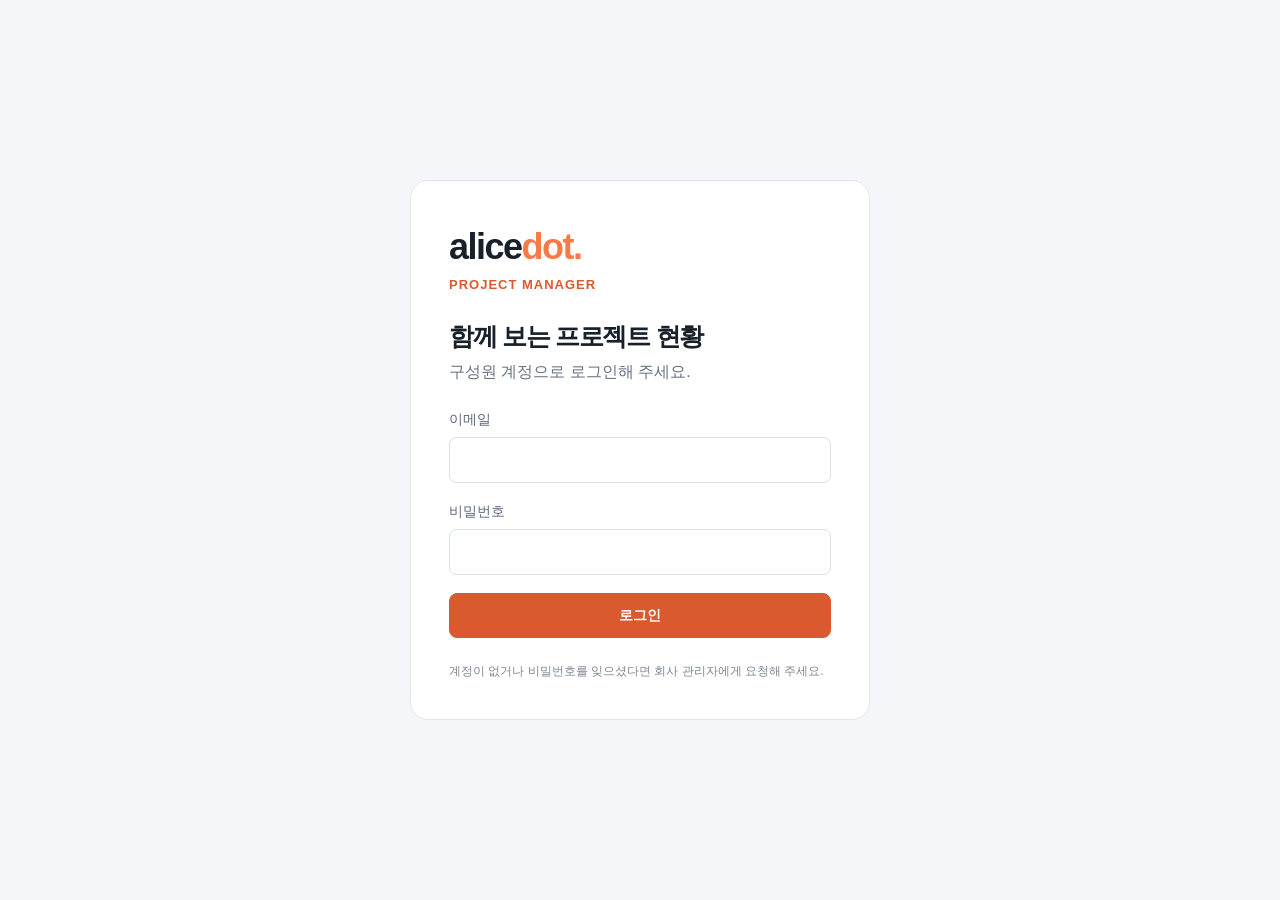
<file: index.html>
<!doctype html><html lang="ko"><head><meta charset="utf-8"><meta name="viewport" content="width=device-width,initial-scale=1"><meta name="referrer" content="no-referrer"><title>AliceDot 프로젝트 관리</title><link rel="stylesheet" href="styles.css"><script src="config.js" defer></script><script src="app.js?v=f8e6d8710780" defer></script></head><body><section id="login-screen" class="login-screen">
<div class="login-card"><div class="brand">alice<span>dot.</span></div><p class="eyebrow">PROJECT MANAGER</p><h1>함께 보는 프로젝트 현황</h1><p>구성원 계정으로 로그인해 주세요.</p>
<div id="setup-notice" class="inline-error" hidden>공유 공간 연결 설정이 필요합니다. 설치 안내의 Supabase 설정을 먼저 완료해 주세요. 실제 자료는 연결 전까지 저장되지 않습니다.</div>
<form id="login-form"><label class="field">이메일<input name="email" type="email" autocomplete="username" required></label><label class="field">비밀번호<input name="password" type="password" autocomplete="current-password" required></label><button class="btn primary" type="submit">로그인</button></form>
<p id="login-error" class="inline-error" role="alert" hidden></p><p class="sub">계정이 없거나 비밀번호를 잊으셨다면 회사 관리자에게 요청해 주세요.</p><a id="demo-link" href="preview.html" hidden>예시 화면 먼저 보기</a></div></section>
<div id="workspace" hidden><aside><div class="brand">alice<span>dot.</span><small>PROJECT MANAGER</small></div><nav class="nav" aria-label="메뉴"><button class="active" data-view="all">프로젝트 현황</button><button data-view="unpaid">미결제 관리</button><button data-view="monthly">월별 매출</button><button data-view="invoice">계산서 관리</button><button data-view="archive">보관함</button></nav><div class="side-footer"><strong>함께 보는 프로젝트 현황</strong>견적부터 입금까지<br>한곳에서 관리하세요.<br><br><strong id="member-name"></strong><button class="btn ghost" id="password-open">비밀번호 변경</button><button class="btn ghost" id="logout">로그아웃</button></div></aside>
<main><header><div><div class="eyebrow">ALICEDOT WORKSPACE</div><h1 id="page-title" tabindex="-1">프로젝트·매출 현황</h1><p>진행 상황과 매출을 한눈에 확인하세요.</p></div><div class="actions"><button class="btn" id="import-open">엑셀 가져오기</button><button class="btn" id="export">CSV 내보내기</button><button class="btn primary" id="add">＋ 새 프로젝트</button></div></header>
<div class="notice shared-notice"><div><strong>앨리스도트 공유 공간</strong><span id="save-status" role="status">자료를 불러오는 중입니다.</span></div><button class="btn" id="refresh">새로고침</button></div><div class="inline-error" id="page-error" role="alert" hidden></div>
<section class="period" aria-label="조회 기간"><label><span class="sr-only">연도</span><select id="year"></select></label><div class="month-buttons" id="months"></div></section>
<section class="cards" id="cards" aria-label="선택 기간 매출 합계"></section>
<section class="overview"><div class="panel" id="monthly-panel"><div class="panel-head"><h2>월별 실매출</h2><small>캔슬 제외 · 단위: 만원</small></div><div class="chart" id="chart"></div></div><div class="panel workload"><h2>진행 상황</h2><div id="workload"></div></div></section>
<section class="panel project-panel"><div class="toolbar"><h2 id="list-title">프로젝트 목록 <small id="total-count"></small></h2><div class="actions"><input class="search" id="search" aria-label="프로젝트 검색" placeholder="프로젝트명, 거래처, 담당자 검색"></div></div><div class="filters" id="filters"></div><div class="table-wrap"><table><thead><tr><th>프로젝트</th><th>거래처</th><th>작업상태</th><th class="num">최초견적</th><th class="num">최종견적</th><th class="num">계산서 발행액</th><th></th></tr></thead><tbody id="rows"></tbody></table></div><div class="table-footer"><span id="result-count"></span><span>금액 단위: 원 · 상태를 선택하면 합계가 자동으로 바뀝니다.</span></div></section>
<p class="footnote">예상매출은 최초견적 전체 합계입니다. 실매출과 미지급금은 캔슬을 제외합니다. 미지급금은 결제완료 전의 최종견적 합계이며, 계산서 발행액은 입력한 발행 금액 합계입니다.<br>합계는 선택한 연도·월을 기준으로 표시합니다. 검색과 상태 필터는 목록에만 적용됩니다. 보관한 프로젝트는 합계에서 제외됩니다.</p><button id="back-to-top" class="back-to-top" type="button" aria-label="페이지 맨 위로 이동" hidden>맨 위로</button></main></div>
<dialog id="editor"><form id="project-form"><div class="dialog-head"><h2 id="dialog-title">새 프로젝트</h2><button class="close" type="button" id="close" aria-label="닫기">×</button></div><input type="hidden" name="id"><div class="form-grid">
<label class="field wide">프로젝트명 *<input name="name" required maxlength="120" placeholder="프로젝트명을 입력하세요"></label>
<label class="field">집계 연도<select name="year"></select></label><label class="field">집계 월<select name="month" id="form-month"></select></label>
<label class="field">대행사<input name="agency" maxlength="120"></label><label class="field">프로덕션<input name="production" maxlength="120"></label>
<label class="field">감독<input name="director" maxlength="80"></label><label class="field">담당 PD<input name="pd" maxlength="80"></label>
<label class="field">최초견적 (원)<input name="initial" type="number" min="0" step="1" placeholder="미정이면 비워두세요"></label><label class="field">최종견적 (원)<input name="final" type="number" min="0" step="1" placeholder="미정이면 비워두세요"></label>
<label class="field">작업상태<select name="status" id="form-status"></select></label><label class="field">등록일<input name="created" type="date" readonly></label>
<label class="field">결제일<input name="paidDate" type="date"></label><label class="field">계산서 발행일<input name="invoiceDate" type="date"></label>
<label class="field">계산서 발행액 (원)<input name="invoiceAmount" type="number" min="0" step="1"></label><label class="field">상호명<input name="company" maxlength="160"></label>
<label class="field wide">메모<textarea name="memo" maxlength="3000" placeholder="견적 협의, 일정, 전달 사항 등을 기록하세요"></textarea></label></div><div id="form-error" class="inline-error" role="alert" hidden></div><div class="dialog-footer"><div class="actions"><button type="button" class="btn" id="history-open">수정 이력</button><button type="button" class="btn" id="archive-project">보관하기</button></div><div class="actions"><button type="button" class="btn" id="cancel">취소</button><button type="submit" class="btn primary" id="save-project">저장하기</button></div></div></form></dialog>
<div class="toast" id="toast" hidden role="status"></div>

<dialog id="history-dialog"><div class="dialog-head"><h2>수정 이력</h2><button type="button" class="close" data-close="history-dialog" aria-label="수정 이력 닫기">×</button></div><div id="history-content" class="dialog-content"></div></dialog>
<dialog id="import-dialog"><div class="dialog-head"><h2>엑셀 가져오기</h2><button type="button" class="close" data-close="import-dialog" aria-label="엑셀 가져오기 닫기">×</button></div><div class="dialog-content"><p>기존 월별 견적서(.xlsx)를 선택해 주세요. 확인 후 저장 버튼을 누르면 공유 공간에 추가됩니다.</p><label class="field">엑셀 파일<input id="import-file" type="file" accept=".xlsx"></label><label class="field">가져올 연도<input id="import-year" type="number" min="2000" max="2100" value="2026"></label><label class="field">시트<select id="import-sheet"></select></label><div class="inline-error" id="import-error" role="alert" hidden></div><div id="import-preview"></div></div><div class="dialog-footer"><small>기존 프로젝트는 덮어쓰지 않습니다.</small><button class="btn primary" id="import-confirm" disabled>공유 공간에 저장</button></div></dialog>
<dialog id="password-dialog"><form id="password-form"><div class="dialog-head"><h2>비밀번호 변경</h2><button type="button" class="close" data-close="password-dialog" aria-label="비밀번호 변경 닫기">×</button></div><div class="dialog-content"><label class="field">현재 비밀번호<input name="current" type="password" autocomplete="current-password" required></label><label class="field">새 비밀번호<input name="next" type="password" autocomplete="new-password" minlength="12" required></label><label class="field">새 비밀번호 확인<input name="confirm" type="password" autocomplete="new-password" minlength="12" required></label><p class="inline-error" id="password-error" role="alert" hidden></p></div><div class="dialog-footer"><button type="submit" class="btn primary">변경하기</button></div></form></dialog>
</body></html>
</file>
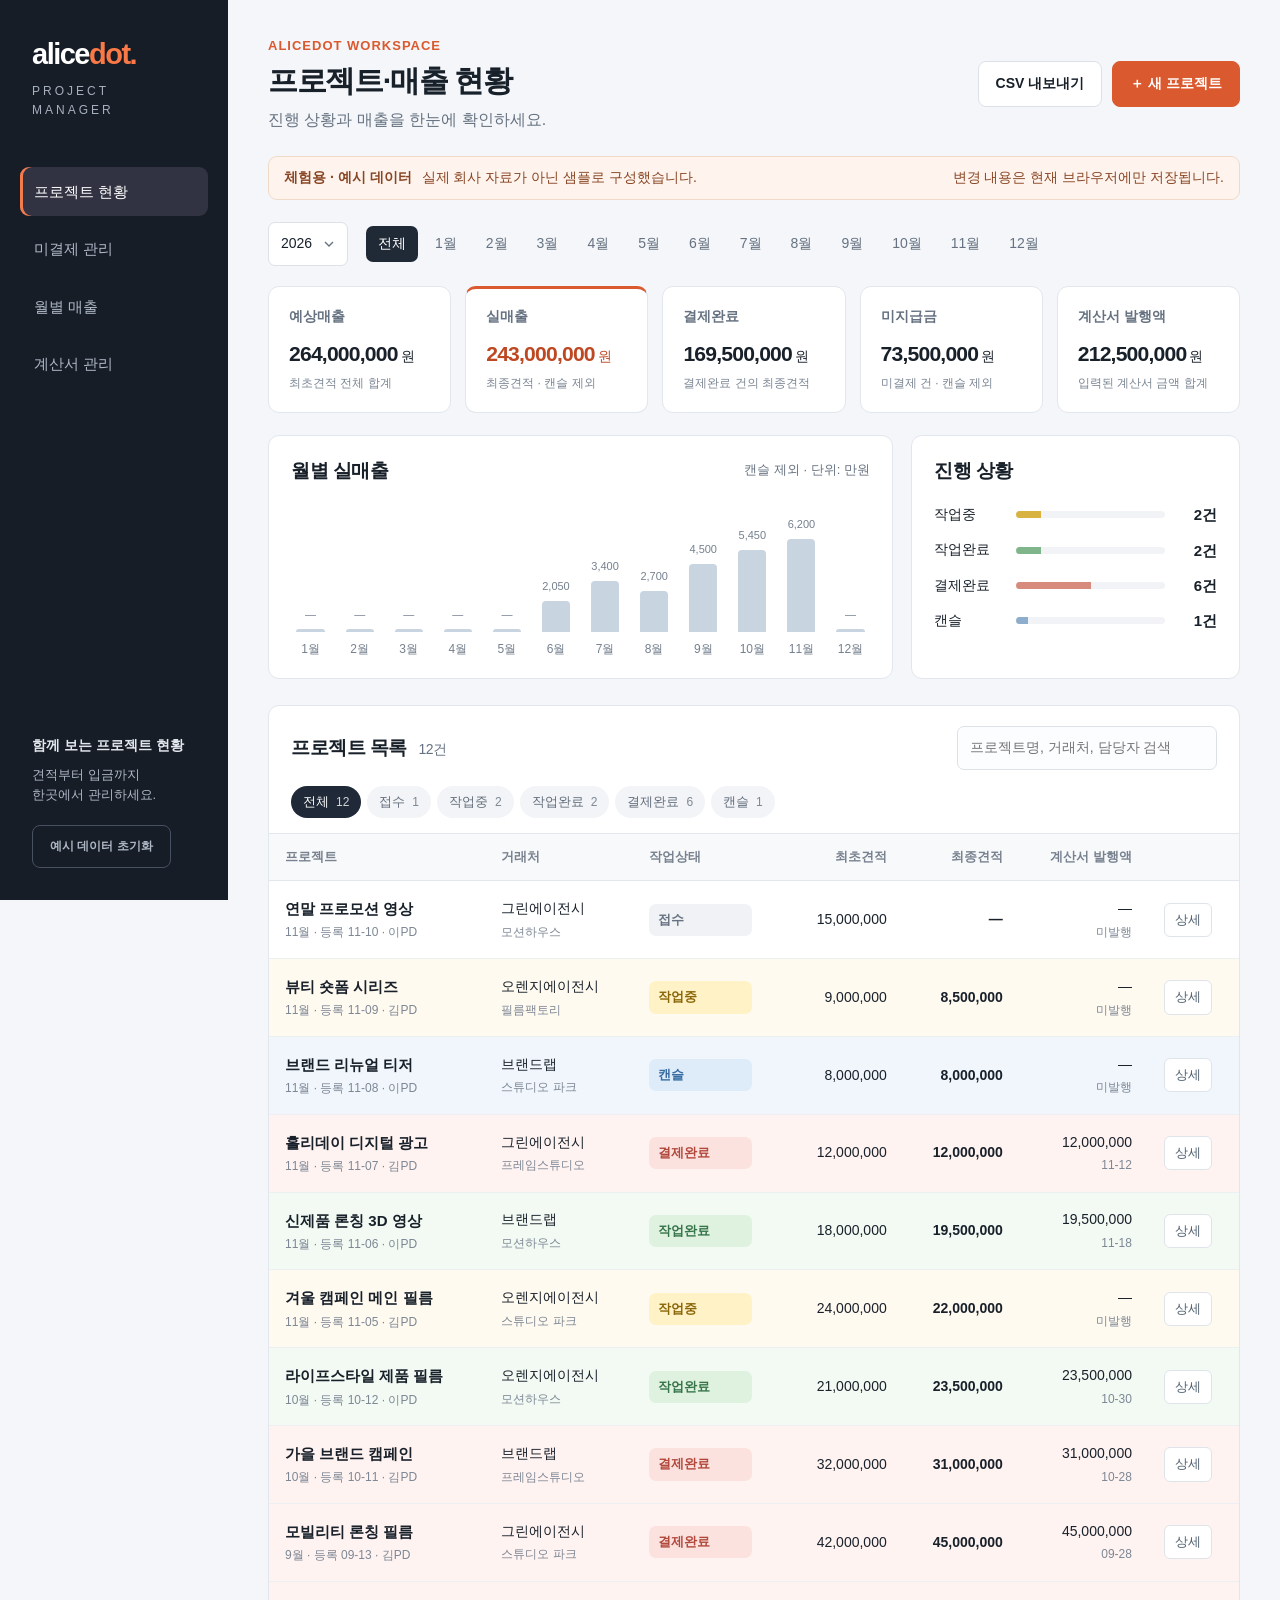
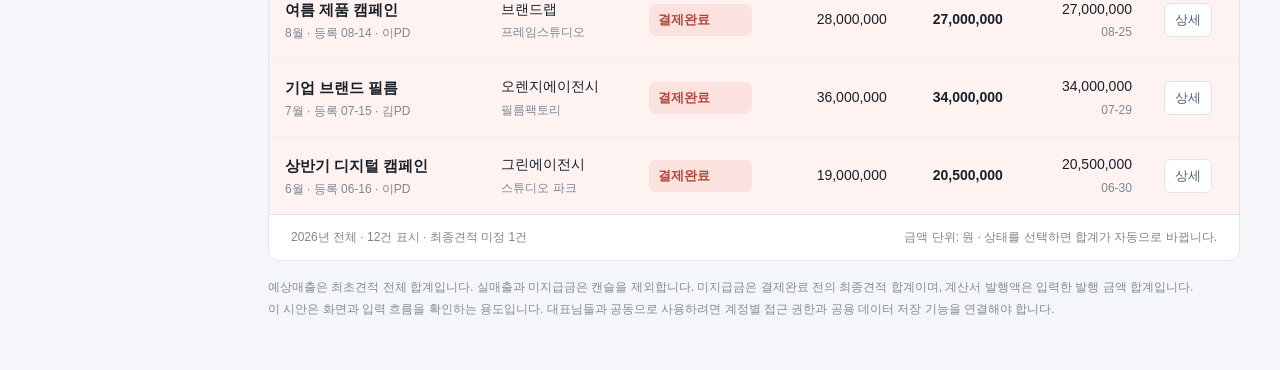
<file: preview.html>
<!doctype html>
<html lang="ko">
<head>
<meta charset="utf-8"><meta name="viewport" content="width=device-width,initial-scale=1">
<title>AliceDot 프로젝트 관리</title>
<style>
:root{--orange:#db592e;--ink:#18202a;--muted:#667281;--line:#e2e7ed;--bg:#f4f6f9;--white:#fff}*{box-sizing:border-box}body{margin:0;background:var(--bg);color:var(--ink);font:16px/1.55 -apple-system,BlinkMacSystemFont,"Segoe UI","Noto Sans KR",Arial,sans-serif}button,input,select,textarea{font:inherit}button{cursor:pointer}button:focus-visible,input:focus-visible,select:focus-visible,a:focus-visible{outline:3px solid #e99272;outline-offset:3px}button{border:0}button:disabled{cursor:default}aside{width:228px;position:fixed;inset:0 auto 0 0;background:#171d26;color:#fff;display:flex;flex-direction:column;padding:32px 20px;z-index:3}.brand{font-size:29px;font-weight:800;letter-spacing:-1.5px;padding:0 12px}.brand span{color:#fa7946}.brand small{display:block;font-size:12px;font-weight:500;letter-spacing:3px;color:#a6b0bf;margin-top:5px}.nav{display:grid;gap:8px;margin-top:48px}.nav button{background:none;color:#aeb8c7;text-align:left;border-radius:9px;padding:13px 14px;font-size:15px}.nav button.active{background:#323342;color:#fff;box-shadow:inset 3px 0 #f47b4e}.nav svg{width:18px;height:18px;vertical-align:-3px;margin-right:12px}.side-footer{margin-top:auto;padding:18px 12px 0;font-size:13px;color:#aeb8c7}.side-footer strong{display:block;font-size:14px;color:#e3e8ee;margin-bottom:8px}main{margin-left:228px;padding:36px 40px 50px;max-width:1900px}.eyebrow{font-size:13px;letter-spacing:1px;font-weight:700;color:var(--orange)}h1{font-size:30px;letter-spacing:-1.3px;margin:5px 0 6px;line-height:1.35}h2{font-size:19px;letter-spacing:-.5px;margin:0}p{margin:0;color:var(--muted)}header{display:flex;justify-content:space-between;align-items:center;gap:20px;margin-bottom:24px}.btn{border-radius:8px;padding:11px 17px;font-size:14px;font-weight:650;background:#fff;border:1px solid #dce1e7;color:var(--ink);white-space:nowrap}.btn:hover{background:#f1f4f8}.btn.primary{background:var(--orange);border-color:var(--orange);color:#fff}.btn.primary:hover{background:#bd4420}.btn.ghost{background:none}.actions{display:flex;gap:10px;align-items:center}.notice{background:#fff4ed;color:#884625;border:1px solid #f1d9c8;border-radius:9px;padding:10px 15px;font-size:14px;margin-bottom:22px;display:flex;justify-content:space-between;gap:12px}.notice strong{margin-right:10px}.period{display:flex;align-items:center;gap:18px;margin-bottom:20px;flex-wrap:wrap}select{appearance:none;background:#fff url("data:image/svg+xml,%3Csvg xmlns='http://www.w3.org/2000/svg' width='16' height='16' viewBox='0 0 24 24'%3E%3Cpath d='m6 9 6 6 6-6' fill='none' stroke='%23667281' stroke-width='2'/%3E%3C/svg%3E") no-repeat right 10px center;padding:10px 34px 10px 12px;border:1px solid #dce1e7;border-radius:7px;color:var(--ink);font-size:14px}.month-buttons{display:flex;gap:5px;flex-wrap:wrap}.month-buttons button{padding:7px 12px;border-radius:7px;background:none;color:#667281;font-size:14px}.month-buttons button.active{background:#202a37;color:#fff}.cards{display:grid;grid-template-columns:repeat(5,minmax(0,1fr));gap:14px;margin-bottom:22px}.card{background:#fff;border:1px solid var(--line);border-radius:11px;padding:19px 20px;min-width:0}.card-label{font-size:14px;color:#667281;font-weight:600}.metric{font-size:clamp(19px,1.65vw,29px);letter-spacing:-.8px;font-weight:750;margin:10px 0 4px;font-variant-numeric:tabular-nums;white-space:nowrap}.metric small{font-size:14px;font-weight:500;letter-spacing:0;margin-left:3px}.card-note{font-size:12px;color:#7a8592}.card.focus{border-top:3px solid var(--orange);padding-top:17px}.card.focus .metric{color:#bd4822}.overview{display:grid;grid-template-columns:1.9fr 1fr;gap:18px;margin-bottom:26px}.panel{background:#fff;border:1px solid var(--line);border-radius:11px}.panel-head{display:flex;justify-content:space-between;gap:10px;align-items:center;padding:20px 22px 0}.panel-head small{font-size:13px;color:var(--muted)}.chart{display:grid;grid-template-columns:repeat(12,minmax(0,1fr));gap:10px;height:155px;margin:18px 22px 20px;align-items:end}.barcol{height:100%;display:flex;flex-direction:column;justify-content:flex-end;align-items:stretch;text-align:center;background:none;padding:0;color:#75808e;min-width:0;font-size:12px}.barvalue{font-size:11px;white-space:nowrap;margin-bottom:6px}.bar{display:block;min-height:3px;border-radius:4px 4px 0 0;background:#c9d4e1;width:72%;margin:0 auto 8px}.barcol.current .bar{background:var(--orange)}.barcol:hover .bar{background:#f4a07b}.workload{padding:20px 22px}.workload h2{margin-bottom:18px}.work-row{display:flex;align-items:center;gap:12px;margin:12px 0;font-size:14px}.track{height:7px;flex:1;background:#f1f3f6;border-radius:5px;overflow:hidden}.track i{display:block;height:100%;background:#d5b140}.work-row strong{min-width:40px;text-align:right;font-size:15px}.work-row .count-label{width:70px}.project-panel{overflow:hidden}.toolbar{display:flex;justify-content:space-between;padding:20px 22px 16px;align-items:center;gap:16px;flex-wrap:wrap}.toolbar h2 small{font-size:14px;color:var(--muted);font-weight:500;margin-left:7px}.search{padding:10px 12px;border:1px solid #dce1e7;border-radius:7px;min-width:260px;font-size:14px;background:#fcfdfe}.filters{display:flex;gap:6px;padding:0 22px 15px;flex-wrap:wrap}.filters button{font-size:13px;border-radius:20px;background:#f2f4f7;color:#626d7b;padding:6px 12px}.filters button.active{background:#1f2937;color:#fff}.filters b{font-size:12px;margin-left:7px;font-weight:500;opacity:.8}.table-wrap{overflow-x:auto}table{border-collapse:collapse;width:100%;white-space:nowrap;font-size:14px}th{background:#f8f9fb;color:#78828f;font-size:13px;font-weight:600;text-align:left;padding:13px 16px;border-top:1px solid var(--line);border-bottom:1px solid var(--line)}td{padding:16px;border-bottom:1px solid #edf0f3;vertical-align:middle}tr:last-child td{border-bottom:0}tbody tr:hover{background:#fbfcfe}.project-name{font-weight:650;font-size:15px}.sub{font-size:12px;color:#7d8794;margin-top:3px}.num{text-align:right;font-variant-numeric:tabular-nums}.badge{font-size:13px;font-weight:600;border-radius:5px;padding:5px 9px;display:inline-block}.status-접수{background:#f0f2f5;color:#667281}.status-작업중{background:#fff2c7;color:#8a6608}.status-작업완료{background:#dff1df;color:#36754a}.status-결제완료{background:#fbe2df;color:#b1483b}.status-캔슬{background:#deecfa;color:#386da2}select.row-status{border:0;padding:6px 26px 6px 9px;font-size:13px;font-weight:650;background-position:right 6px center;width:103px}.edit{border:1px solid #dfe4ea;background:#fff;border-radius:6px;padding:6px 10px;font-size:13px;color:#526170}.empty{text-align:center!important;padding:55px 20px!important;color:#7a8592}.table-footer{border-top:1px solid var(--line);padding:13px 22px;color:#7b8593;font-size:12px;display:flex;justify-content:space-between;gap:16px}.footnote{font-size:12px;color:#838c97;margin-top:16px;line-height:1.8}dialog{border:0;border-radius:14px;padding:0;width:min(700px,94vw);box-shadow:0 24px 80px #10182844;color:var(--ink);max-height:92vh}dialog::backdrop{background:#151c2a77;backdrop-filter:blur(2px)}.dialog-head{padding:24px 28px 17px;border-bottom:1px solid var(--line);display:flex;align-items:center;justify-content:space-between}.close{font-size:25px;background:none;color:#667281;width:35px;height:35px}.form-grid{display:grid;grid-template-columns:1fr 1fr;gap:18px;padding:23px 28px}.field{display:grid;gap:7px;font-size:14px;color:#5e6978}.field input,.field select,.field textarea{border:1px solid #dce1e7;border-radius:7px;padding:10px 12px;color:var(--ink);min-width:0;width:100%;font-size:15px}.field textarea{resize:vertical;min-height:80px}.field.wide{grid-column:1/-1}.field input:read-only{background:#f4f6f8;color:#738090}.dialog-footer{display:flex;justify-content:space-between;padding:16px 28px 24px;align-items:center;gap:15px}.dialog-footer small{font-size:12px;color:#7d8794}.toast{position:fixed;bottom:28px;left:calc(50% + 114px);transform:translateX(-50%);background:#202b38;color:#fff;border-radius:8px;padding:12px 20px;font-size:14px;box-shadow:0 6px 25px #10182822;z-index:20}.sr-only{position:absolute;width:1px;height:1px;padding:0;overflow:hidden;clip:rect(0,0,0,0);white-space:nowrap}
tbody tr.row-작업중{background:#fffaf0}tbody tr.row-작업완료{background:#f2faf3}tbody tr.row-결제완료{background:#fff3f1}tbody tr.row-캔슬{background:#f0f6fc}tbody tr:hover{filter:brightness(.985)}
@media(max-width:1180px){aside{width:190px;padding-inline:14px}main{margin-left:190px;padding:27px 24px}.card{padding:15px 12px}.card.focus{padding-top:13px}.metric{font-size:20px}.month-buttons{gap:2px}.month-buttons button{padding:7px 9px}.overview{grid-template-columns:1.5fr 1fr}.toast{left:calc(50% + 95px)}}
@media(min-width:851px) and (max-width:1050px){.cards{grid-template-columns:repeat(3,minmax(0,1fr))}}
@media(max-width:850px){aside{position:static;width:auto;padding:18px 20px}.brand{font-size:25px;display:flex;align-items:center;gap:4px}.brand small{margin:0 0 0 15px;font-size:10px}.nav{margin-top:18px;display:flex;gap:6px;overflow:auto}.nav button{padding:9px 12px;white-space:nowrap;font-size:14px}.nav svg,.side-footer{display:none}main{margin:0;padding:25px 18px}header{align-items:flex-start}h1{font-size:25px}header p{font-size:14px}.actions{gap:6px}.btn{padding:10px 12px}.cards{grid-template-columns:repeat(2,minmax(0,1fr))}.card:last-child{grid-column:1/-1}.metric{font-size:25px}.overview{grid-template-columns:1fr}.workload{display:none}.notice{display:block}.notice span{display:block;margin-top:3px;font-size:12px}.chart{gap:4px;margin-inline:14px}.barvalue{font-size:9px}.toolbar{padding:18px 16px}.search{min-width:0;width:100%}.toolbar .actions{width:100%}.filters{padding-inline:16px}.form-grid{padding:20px;gap:13px}.dialog-head{padding:20px}.dialog-footer{padding:15px 20px;flex-wrap:wrap}.toast{left:50%;max-width:90%;width:max-content}.table-footer{padding:13px 16px}.table-footer span:last-child{display:none}}
@media(max-width:620px){header{flex-direction:column}header>.actions{width:100%}header>.actions .btn{flex:1}.form-grid{grid-template-columns:1fr}}
</style></head>
<body>
<aside><div class="brand">alice<span>dot.</span><small>PROJECT MANAGER</small></div><nav class="nav" aria-label="메뉴"><button class="active" data-view="all">프로젝트 현황</button><button data-view="unpaid">미결제 관리</button><button data-view="monthly">월별 매출</button><button data-view="invoice">계산서 관리</button></nav><div class="side-footer"><strong>함께 보는 프로젝트 현황</strong>견적부터 입금까지<br>한곳에서 관리하세요.<br><br><button class="btn ghost" id="reset" style="color:#aeb8c7;border-color:#465161;font-size:12px">예시 데이터 초기화</button></div></aside>
<main><header><div><div class="eyebrow">ALICEDOT WORKSPACE</div><h1 id="page-title">프로젝트·매출 현황</h1><p>진행 상황과 매출을 한눈에 확인하세요.</p></div><div class="actions"><button class="btn" id="export">CSV 내보내기</button><button class="btn primary" id="add">＋ 새 프로젝트</button></div></header>
<div class="notice"><div><strong>체험용 · 예시 데이터</strong>실제 회사 자료가 아닌 샘플로 구성했습니다.</div><span id="save-status">변경 내용은 현재 브라우저에만 저장됩니다.</span></div>
<section class="period" aria-label="조회 기간"><label><span class="sr-only">연도</span><select id="year"><option>2026</option><option>2027</option></select></label><div class="month-buttons" id="months"></div></section>
<section class="cards" id="cards" aria-label="선택 기간 매출 합계"></section>
<section class="overview"><div class="panel" id="monthly-panel"><div class="panel-head"><h2>월별 실매출</h2><small>캔슬 제외 · 단위: 만원</small></div><div class="chart" id="chart"></div></div><div class="panel workload"><h2>진행 상황</h2><div id="workload"></div></div></section>
<section class="panel project-panel"><div class="toolbar"><h2 id="list-title">프로젝트 목록 <small id="total-count"></small></h2><div class="actions"><input class="search" id="search" aria-label="프로젝트 검색" placeholder="프로젝트명, 거래처, 담당자 검색"></div></div><div class="filters" id="filters"></div><div class="table-wrap"><table><thead><tr><th>프로젝트</th><th>거래처</th><th>작업상태</th><th class="num">최초견적</th><th class="num">최종견적</th><th class="num">계산서 발행액</th><th></th></tr></thead><tbody id="rows"></tbody></table></div><div class="table-footer"><span id="result-count"></span><span>금액 단위: 원 · 상태를 선택하면 합계가 자동으로 바뀝니다.</span></div></section>
<p class="footnote">예상매출은 최초견적 전체 합계입니다. 실매출과 미지급금은 캔슬을 제외합니다. 미지급금은 결제완료 전의 최종견적 합계이며, 계산서 발행액은 입력한 발행 금액 합계입니다.<br>이 시안은 화면과 입력 흐름을 확인하는 용도입니다. 대표님들과 공동으로 사용하려면 계정별 접근 권한과 공용 데이터 저장 기능을 연결해야 합니다.</p></main>
<dialog id="editor"><form id="project-form"><div class="dialog-head"><h2 id="dialog-title">새 프로젝트</h2><button class="close" type="button" id="close" aria-label="닫기">×</button></div><input type="hidden" name="id"><div class="form-grid">
<label class="field wide">프로젝트명 *<input name="name" required maxlength="120" placeholder="프로젝트명을 입력하세요"></label>
<label class="field">집계 연도<select name="year"><option>2026</option><option>2027</option></select></label><label class="field">집계 월<select name="month" id="form-month"></select></label>
<label class="field">대행사<input name="agency" maxlength="120"></label><label class="field">프로덕션<input name="production" maxlength="120"></label>
<label class="field">감독<input name="director" maxlength="80"></label><label class="field">담당 PD<input name="pd" maxlength="80"></label>
<label class="field">최초견적 (원)<input name="initial" type="number" min="0" step="1" placeholder="미정이면 비워두세요"></label><label class="field">최종견적 (원)<input name="final" type="number" min="0" step="1" placeholder="미정이면 비워두세요"></label>
<label class="field">작업상태<select name="status" id="form-status"></select></label><label class="field">최초 등록일<input name="created" type="date" readonly></label>
<label class="field">결제일<input name="paidDate" type="date"></label><label class="field">계산서 발행일<input name="invoiceDate" type="date"></label>
<label class="field">계산서 발행액 (원)<input name="invoiceAmount" type="number" min="0" step="1"></label><label class="field">상호명<input name="company" maxlength="160"></label>
<label class="field wide">메모<textarea name="memo" maxlength="3000" placeholder="견적 협의, 일정, 전달 사항 등을 기록하세요"></textarea></label></div><div class="dialog-footer"><small>등록일은 처음 저장한 날짜로 유지됩니다.</small><div class="actions"><button type="button" class="btn" id="cancel">취소</button><button type="submit" class="btn primary">저장하기</button></div></div></form></dialog>
<div class="toast" id="toast" hidden role="status"></div>
<script>
'use strict';
const STORAGE_KEY='alicedot-demo-v1';
const statuses=['접수','작업중','작업완료','결제완료','캔슬'];
const esc=x=>String(x??'').replace(/[&<>"']/g,c=>({'&':'&amp;','<':'&lt;','>':'&gt;','"':'&quot;',"'":'&#39;'}[c]));
const $=s=>document.querySelector(s);
const won=n=>Number(n||0).toLocaleString('ko-KR');
const displayMoney=n=>n===null||n===''||n===undefined?'—':won(n);
const today=()=>{const a=new Intl.DateTimeFormat('en-CA',{timeZone:'Asia/Seoul',year:'numeric',month:'2-digit',day:'2-digit'}).formatToParts(new Date());return ['year','month','day'].map(k=>a.find(x=>x.type===k).value).join('-');};
const seed=[
 ['d01',11,'겨울 캠페인 메인 필름','오렌지에이전시','스튜디오 파크','작업중',24000000,22000000,0,''],
 ['d02',11,'신제품 론칭 3D 영상','브랜드랩','모션하우스','작업완료',18000000,19500000,19500000,'2026-11-18'],
 ['d03',11,'홀리데이 디지털 광고','그린에이전시','프레임스튜디오','결제완료',12000000,12000000,12000000,'2026-11-12'],
 ['d04',11,'브랜드 리뉴얼 티저','브랜드랩','스튜디오 파크','캔슬',8000000,8000000,0,''],
 ['d05',11,'뷰티 숏폼 시리즈','오렌지에이전시','필름팩토리','작업중',9000000,8500000,0,''],
 ['d06',11,'연말 프로모션 영상','그린에이전시','모션하우스','접수',15000000,null,0,''],
 ['d07',10,'가을 브랜드 캠페인','브랜드랩','프레임스튜디오','결제완료',32000000,31000000,31000000,'2026-10-28'],
 ['d08',10,'라이프스타일 제품 필름','오렌지에이전시','모션하우스','작업완료',21000000,23500000,23500000,'2026-10-30'],
 ['d09',9,'모빌리티 론칭 필름','그린에이전시','스튜디오 파크','결제완료',42000000,45000000,45000000,'2026-09-28'],
 ['d10',8,'여름 제품 캠페인','브랜드랩','프레임스튜디오','결제완료',28000000,27000000,27000000,'2026-08-25'],
 ['d11',7,'기업 브랜드 필름','오렌지에이전시','필름팩토리','결제완료',36000000,34000000,34000000,'2026-07-29'],
 ['d12',6,'상반기 디지털 캠페인','그린에이전시','스튜디오 파크','결제완료',19000000,20500000,20500000,'2026-06-30']
].map(([id,month,name,agency,production,status,initial,final,invoiceAmount,invoiceDate],i)=>({id,year:2026,month,name,agency,production,status,initial,final,invoiceAmount,invoiceDate,created:`2026-${String(month).padStart(2,'0')}-${String(5+i%15).padStart(2,'0')}`,paidDate:status==='결제완료'?invoiceDate:'',director:['김감독','이감독','박감독'][i%3],pd:['김PD','이PD'][i%2],company:production,memo:'화면 확인을 위한 예시 프로젝트입니다.'}));
let projects,storageAvailable=true;
try{const saved=localStorage.getItem(STORAGE_KEY);projects=saved?JSON.parse(saved):structuredClone(seed);if(!Array.isArray(projects))throw Error('Invalid data');}catch(err){projects=structuredClone(seed);storageAvailable=false;}
let state={year:2026,month:0,status:'전체',view:'all',query:''};
function save(){try{localStorage.setItem(STORAGE_KEY,JSON.stringify(projects));storageAvailable=true;}catch(err){storageAvailable=false;}$('#save-status').textContent=storageAvailable?'변경 내용은 현재 브라우저에만 저장됩니다.':'브라우저 저장이 제한되어 있습니다. 창을 닫기 전에 CSV로 내보내 주세요.';}
function notify(message){$('#toast').textContent=message;$('#toast').hidden=false;clearTimeout(notify.timer);notify.timer=setTimeout(()=>$('#toast').hidden=true,2800);}
function scoped(){return projects.filter(p=>p.year===state.year&&(!state.month||p.month===state.month));}
function isUnpaid(p){return !['결제완료','캔슬'].includes(p.status);}
function metrics(list){const active=list.filter(p=>p.status!=='캔슬');return {initial:list.reduce((n,p)=>n+(p.initial||0),0),final:active.reduce((n,p)=>n+(p.final||0),0),paid:active.filter(p=>p.status==='결제완료').reduce((n,p)=>n+(p.final||0),0),unpaid:active.filter(isUnpaid).reduce((n,p)=>n+(p.final||0),0),invoice:list.reduce((n,p)=>n+(p.invoiceAmount||0),0)};}
function beforeStatus(){return scoped().filter(p=>(state.view!=='unpaid'||isUnpaid(p))&&(state.view!=='invoice'||p.invoiceDate||p.invoiceAmount>0)&&(!state.query||[p.name,p.agency,p.production,p.director,p.pd,p.company].join(' ').toLowerCase().includes(state.query)));}
function visible(){return beforeStatus().filter(p=>state.status==='전체'||p.status===state.status).sort((a,b)=>b.month-a.month||b.created.localeCompare(a.created)||a.id.localeCompare(b.id));}
function render(){
 $('#page-title').textContent=({all:'프로젝트·매출 현황',unpaid:'미결제 관리',monthly:'월별 매출 현황',invoice:'계산서 관리'})[state.view];
 document.querySelectorAll('[data-view]').forEach(b=>b.classList.toggle('active',b.dataset.view===state.view));
 $('#months').innerHTML=[0,...Array.from({length:12},(_,i)=>i+1)].map(m=>`<button type="button" data-month="${m}" class="${m===state.month?'active':''}">${m?m+'월':'전체'}</button>`).join('');
 const list=scoped(), m=metrics(list), blankFinal=list.filter(p=>p.status!=='캔슬'&&p.final===null).length;
 const cards=[['예상매출',m.initial,'최초견적 전체 합계'],['실매출',m.final,'최종견적 · 캔슬 제외'],['결제완료',m.paid,'결제완료 건의 최종견적'],['미지급금',m.unpaid,'미결제 건 · 캔슬 제외'],['계산서 발행액',m.invoice,'입력된 계산서 금액 합계']];
 $('#cards').innerHTML=cards.map(([label,value,note],i)=>`<div class="card ${i===1?'focus':''}"><div class="card-label">${label}</div><div class="metric">${won(value)}<small>원</small></div><div class="card-note">${note}</div></div>`).join('');
 const amounts=Array.from({length:12},(_,i)=>metrics(projects.filter(p=>p.year===state.year&&p.month===i+1)).final),max=Math.max(...amounts,1);
 $('#chart').innerHTML=amounts.map((v,i)=>`<button type="button" class="barcol ${state.month===i+1?'current':''}" data-month="${i+1}" aria-label="${i+1}월 실매출 ${won(v)}원"><span class="barvalue">${v?won(Math.round(v/10000)):'—'}</span><i class="bar" style="height:${Math.max(3,v/max*93)}px"></i><span>${i+1}월</span></button>`).join('');
 $('#workload').innerHTML=['작업중','작업완료','결제완료','캔슬'].map((s,i)=>{const count=list.filter(p=>p.status===s).length;return `<div class="work-row"><span class="count-label">${s}</span><span class="track"><i style="width:${count/Math.max(1,list.length)*100}%;background:${['#d8b341','#80b58c','#d78b7c','#8caecc'][i]}"></i></span><strong>${count}건</strong></div>`;}).join('');
 const base=beforeStatus();$('#total-count').textContent=`${base.length}건`;
 $('#filters').innerHTML=['전체',...statuses].map(s=>`<button type="button" data-status="${s}" class="${s===state.status?'active':''}">${s}<b>${s==='전체'?base.length:base.filter(p=>p.status===s).length}</b></button>`).join('');
 const rows=visible();
 $('#rows').innerHTML=rows.length?rows.map(p=>`<tr class="row-${esc(p.status)}"><td><div class="project-name">${esc(p.name)}</div><div class="sub">${p.month}월 · 등록 ${esc(p.created.slice(5))} · ${esc(p.pd||'담당 미지정')}</div></td><td>${esc(p.agency||'—')}<div class="sub">${esc(p.production)}</div></td><td><select class="row-status status-${esc(p.status)}" data-id="${esc(p.id)}" aria-label="${esc(p.name)} 작업상태">${statuses.map(s=>`<option ${p.status===s?'selected':''}>${s}</option>`).join('')}</select></td><td class="num">${displayMoney(p.initial)}</td><td class="num"><strong>${displayMoney(p.final)}</strong></td><td class="num">${p.invoiceAmount?won(p.invoiceAmount):'—'}<div class="sub">${p.invoiceDate?esc(p.invoiceDate.slice(5)):p.invoiceAmount?'발행일 미입력':'미발행'}</div></td><td><button class="edit" data-edit="${esc(p.id)}" aria-label="${esc(p.name)} 상세 수정">상세</button></td></tr>`).join(''):'<tr><td colspan="7" class="empty">조건에 맞는 프로젝트가 없습니다. 다른 월이나 상태를 선택해 주세요.</td></tr>';
 $('#result-count').textContent=`${state.year}년 ${state.month?state.month+'월':'전체'} · ${rows.length}건 표시${blankFinal?' · 최종견적 미정 '+blankFinal+'건':''}`;
 if(!storageAvailable)$('#save-status').textContent='브라우저 저장이 제한되어 있습니다. 창을 닫기 전에 CSV로 내보내 주세요.';
}
$('#form-month').innerHTML=Array.from({length:12},(_,i)=>`<option value="${i+1}">${i+1}월</option>`).join('');$('#form-status').innerHTML=statuses.map(s=>`<option>${s}</option>`).join('');
function openEditor(id){const p=projects.find(p=>p.id===id), f=$('#project-form');f.reset();const blank={id:'',name:'',year:state.year,month:state.month||Number(today().slice(5,7)),status:'접수',created:today()};for(const [k,val] of Object.entries(p||blank)){if(f.elements.namedItem(k))f.elements.namedItem(k).value=val??'';}$('#dialog-title').textContent=p?'프로젝트 상세':'새 프로젝트';$('#editor').showModal();f.elements.namedItem('name').focus();}
$('#add').addEventListener('click',()=>openEditor());for(const id of ['close','cancel'])$('#'+id).addEventListener('click',()=>$('#editor').close());
$('#project-form').addEventListener('submit',e=>{e.preventDefault();const f=new FormData(e.target),id=String(f.get('id')),existing=projects.find(p=>p.id===id),p={};for(const [k,val] of f)p[k]=String(val).trim();p.year=Number(p.year);p.month=Number(p.month);for(const k of ['initial','final','invoiceAmount'])p[k]=p[k]===''?null:Number(p[k]);p.id=existing?existing.id:(crypto.randomUUID?crypto.randomUUID():'p'+Date.now());p.created=existing?existing.created:today();if(!p.name){notify('프로젝트명을 입력해 주세요.');return;}if(existing)projects=projects.map(x=>x.id===id?p:x);else projects.push(p);save();$('#editor').close();state.year=p.year;state.month=p.month;state.status='전체';state.view='all';state.query='';$('#year').value=state.year;$('#search').value='';render();notify('프로젝트를 저장했습니다.');});
document.addEventListener('click',e=>{const month=e.target.closest('[data-month]'),status=e.target.closest('[data-status]'),edit=e.target.closest('[data-edit]'),view=e.target.closest('[data-view]');if(month){state.month=Number(month.dataset.month);render();}if(status){state.status=status.dataset.status;render();}if(edit)openEditor(edit.dataset.edit);if(view){state.view=view.dataset.view;state.status='전체';render();if(state.view==='monthly')$('#monthly-panel').scrollIntoView({behavior:'smooth',block:'center'});}});
$('#rows').addEventListener('change',e=>{if(!e.target.matches('.row-status'))return;const p=projects.find(x=>x.id===e.target.dataset.id);if(!p)return;p.status=e.target.value;save();render();notify('작업상태와 합계가 반영되었습니다.');});
$('#year').addEventListener('change',e=>{state.year=Number(e.target.value);render();});$('#search').addEventListener('input',e=>{state.query=e.target.value.trim().toLowerCase();render();});
$('#export').addEventListener('click',()=>{const cols=[['year','연도'],['month','월'],['created','등록일'],['name','프로젝트명'],['agency','대행사'],['production','프로덕션'],['director','감독'],['pd','담당PD'],['status','작업상태'],['initial','최초견적'],['final','최종견적'],['paidDate','결제일'],['invoiceDate','계산서 발행일'],['invoiceAmount','계산서 금액'],['company','상호명'],['memo','메모']];const quote=x=>'"'+String(typeof x==='string'&&/^[=+@-]/.test(x)?"'"+x:x??'').replace(/"/g,'""')+'"';const csv='\uFEFF'+[cols.map(x=>quote(x[1])).join(','),...visible().map(p=>cols.map(([k])=>quote(p[k])).join(','))].join('\r\n');const url=URL.createObjectURL(new Blob([csv],{type:'text/csv;charset=utf-8'})),a=document.createElement('a');a.href=url;a.download=`alicedot-demo-${state.year}-${state.month||'all'}.csv`;a.click();setTimeout(()=>URL.revokeObjectURL(url),1000);notify('현재 조회된 프로젝트를 내보냈습니다.');});
$('#reset').addEventListener('click',()=>{if(!confirm('이 브라우저에서 수정한 체험용 데이터를 지우고 초기 예시로 되돌릴까요?'))return;projects=structuredClone(seed);state={year:2026,month:0,status:'전체',view:'all',query:''};$('#search').value='';$('#year').value='2026';save();render();notify('예시 데이터로 초기화했습니다.');});
render();
</script></body></html>
</file>
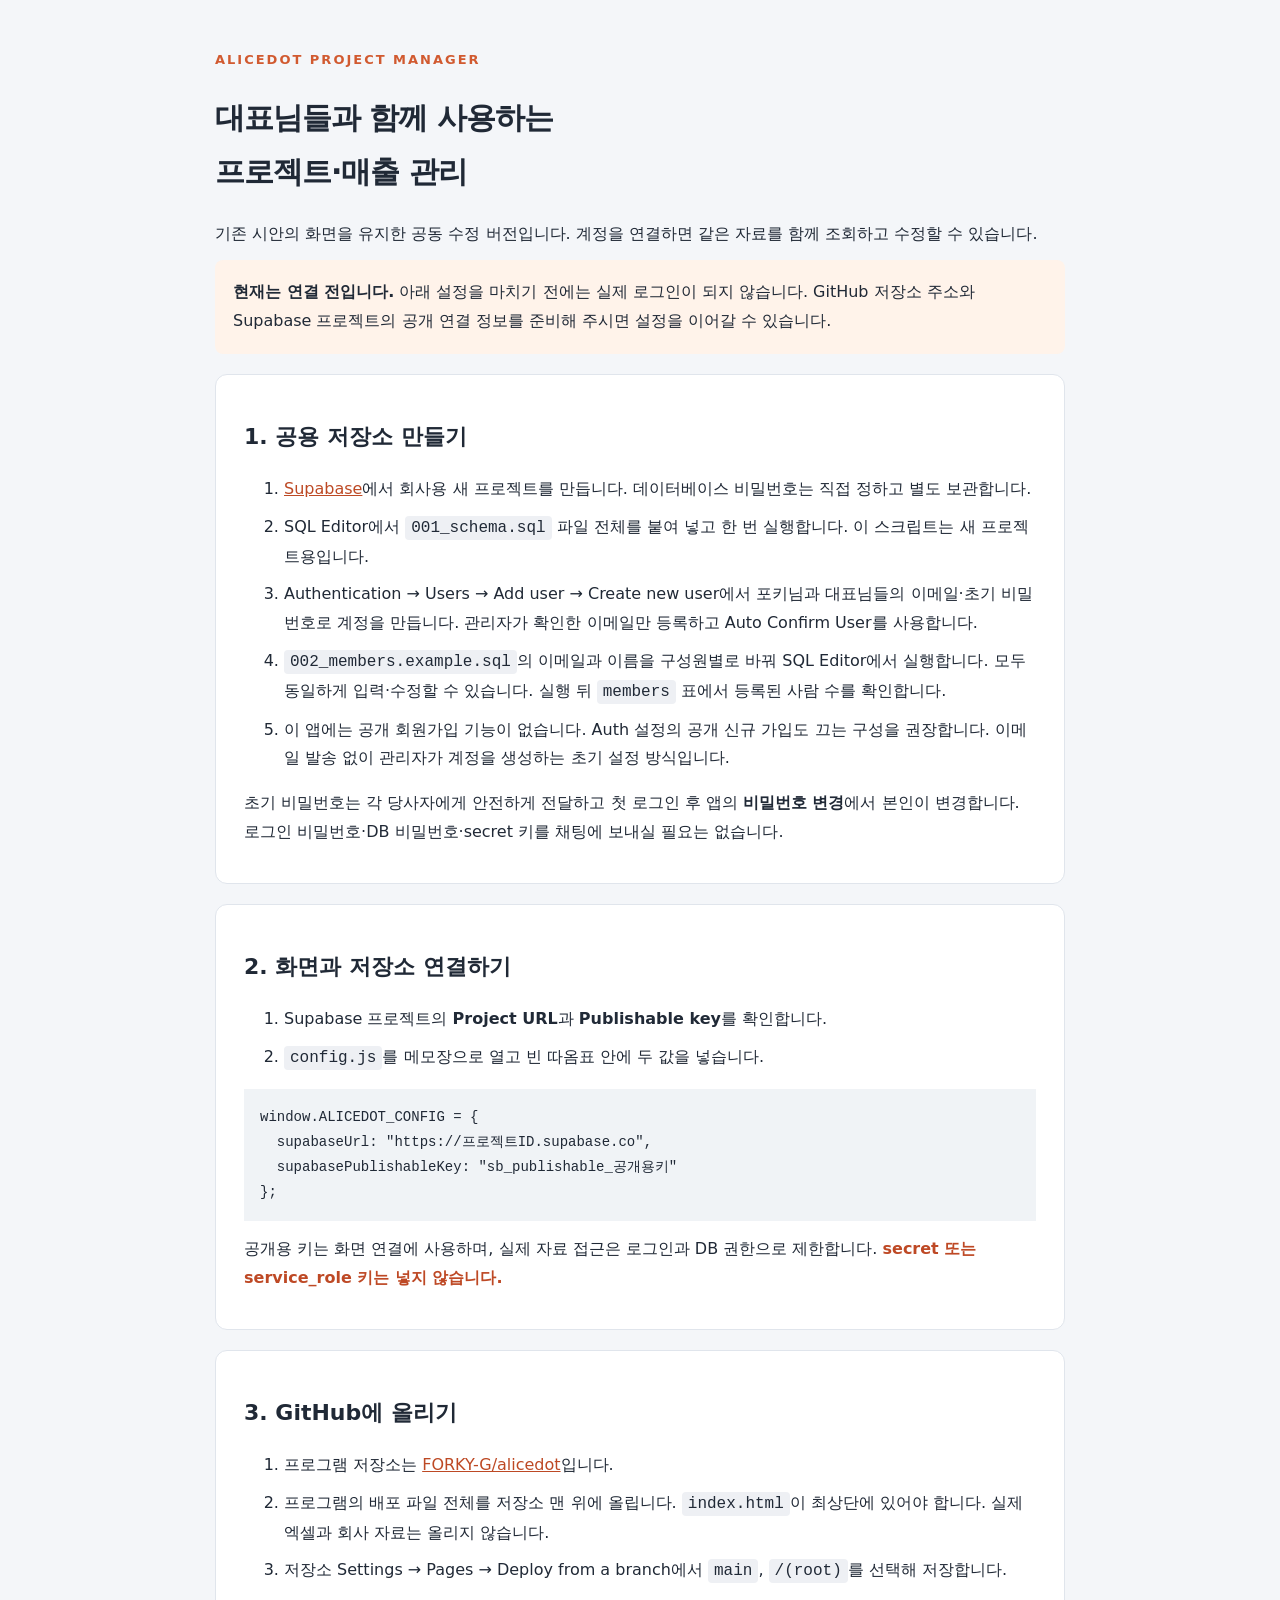
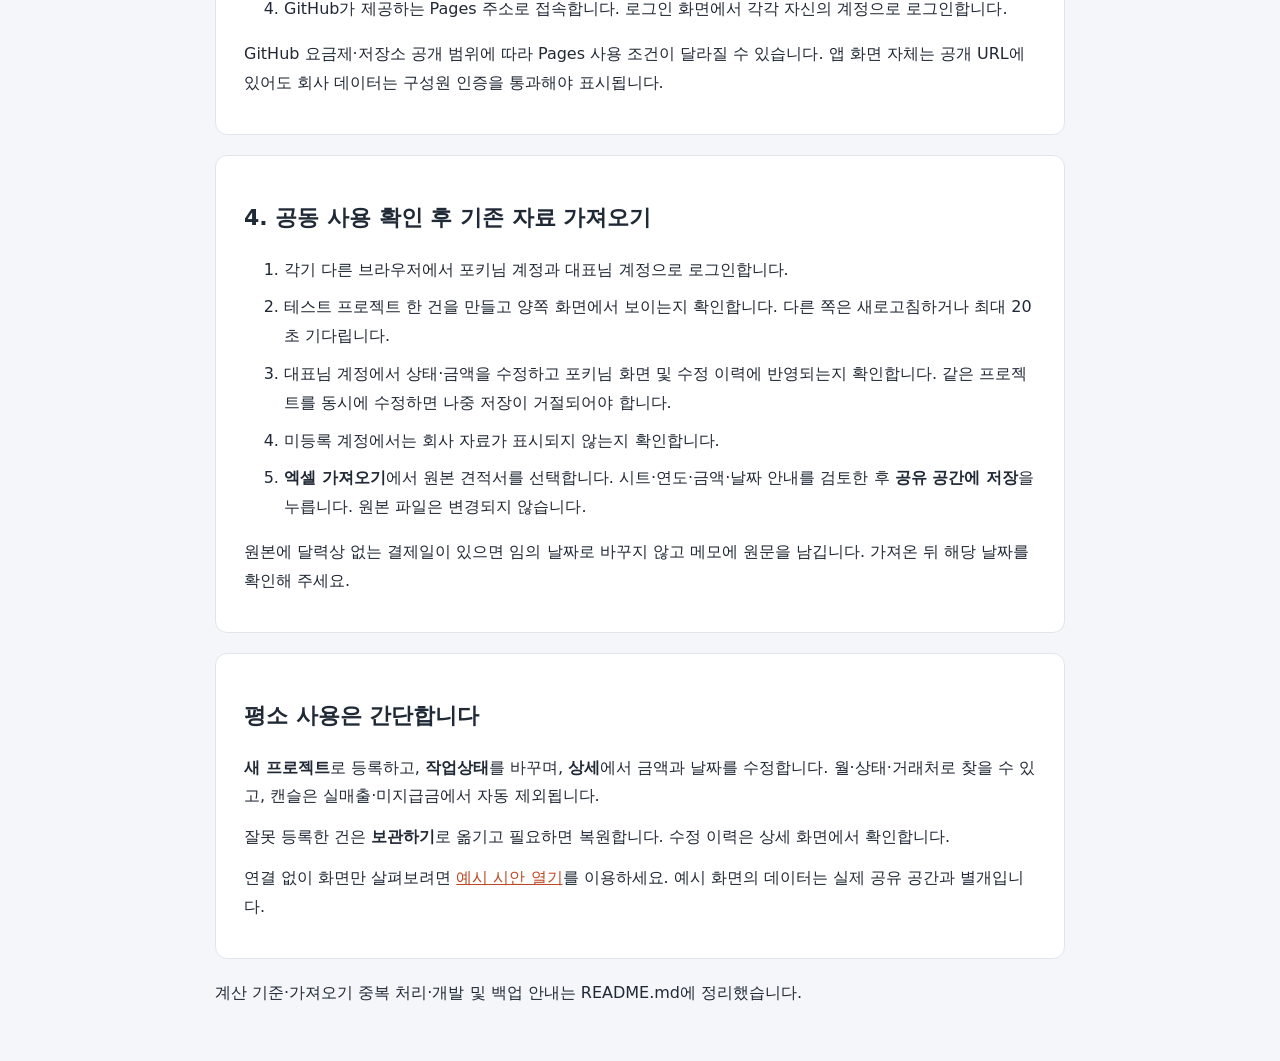
<file: START_HERE.html>
<!doctype html><html lang="ko"><meta charset="utf-8"><meta name="viewport" content="width=device-width,initial-scale=1"><title>앨리스도트 · 공동 수정 버전 설치</title><style>body{font:16px/1.8 system-ui,sans-serif;background:#f4f6f9;color:#202936;margin:0}main{max-width:850px;margin:auto;padding:48px 24px}h1{font-size:30px;letter-spacing:-1px}h2{font-size:22px}section{background:white;border:1px solid #e0e5ec;border-radius:12px;padding:24px 28px;margin:20px 0}strong{color:#be4925}code{background:#eef0f4;padding:3px 6px;border-radius:4px}li{margin:9px 0}a{color:#bd4924}p{margin:12px 0}.tag{font-size:13px;font-weight:bold;color:#d15a30;letter-spacing:2px}.note{background:#fff3ea;padding:18px;border-radius:8px}pre{white-space:pre-wrap;word-break:break-all;background:#f0f3f6;padding:16px;font-size:14px}</style><main><div class="tag">ALICEDOT PROJECT MANAGER</div><h1>대표님들과 함께 사용하는<br>프로젝트·매출 관리</h1><p>기존 시안의 화면을 유지한 공동 수정 버전입니다. 계정을 연결하면 같은 자료를 함께 조회하고 수정할 수 있습니다.</p><div class="note"><b>현재는 연결 전입니다.</b> 아래 설정을 마치기 전에는 실제 로그인이 되지 않습니다. GitHub 저장소 주소와 Supabase 프로젝트의 공개 연결 정보를 준비해 주시면 설정을 이어갈 수 있습니다.</div>
<section><h2>1. 공용 저장소 만들기</h2><ol><li><a href="https://supabase.com/dashboard">Supabase</a>에서 회사용 새 프로젝트를 만듭니다. 데이터베이스 비밀번호는 직접 정하고 별도 보관합니다.</li><li>SQL Editor에서 <code>001_schema.sql</code> 파일 전체를 붙여 넣고 한 번 실행합니다. 이 스크립트는 새 프로젝트용입니다.</li><li>Authentication → Users → Add user → Create new user에서 포키님과 대표님들의 이메일·초기 비밀번호로 계정을 만듭니다. 관리자가 확인한 이메일만 등록하고 Auto Confirm User를 사용합니다.</li><li><code>002_members.example.sql</code>의 이메일과 이름을 구성원별로 바꿔 SQL Editor에서 실행합니다. 모두 동일하게 입력·수정할 수 있습니다. 실행 뒤 <code>members</code> 표에서 등록된 사람 수를 확인합니다.</li><li>이 앱에는 공개 회원가입 기능이 없습니다. Auth 설정의 공개 신규 가입도 끄는 구성을 권장합니다. 이메일 발송 없이 관리자가 계정을 생성하는 초기 설정 방식입니다.</li></ol><p>초기 비밀번호는 각 당사자에게 안전하게 전달하고 첫 로그인 후 앱의 <b>비밀번호 변경</b>에서 본인이 변경합니다. 로그인 비밀번호·DB 비밀번호·secret 키를 채팅에 보내실 필요는 없습니다.</p></section>
<section><h2>2. 화면과 저장소 연결하기</h2><ol><li>Supabase 프로젝트의 <b>Project URL</b>과 <b>Publishable key</b>를 확인합니다.</li><li><code>config.js</code>를 메모장으로 열고 빈 따옴표 안에 두 값을 넣습니다.</li></ol><pre>window.ALICEDOT_CONFIG = {
  supabaseUrl: "https://프로젝트ID.supabase.co",
  supabasePublishableKey: "sb_publishable_공개용키"
};</pre><p>공개용 키는 화면 연결에 사용하며, 실제 자료 접근은 로그인과 DB 권한으로 제한합니다. <strong>secret 또는 service_role 키는 넣지 않습니다.</strong></p></section>
<section><h2>3. GitHub에 올리기</h2><ol><li>프로그램 저장소는 <a href="https://github.com/FORKY-G/alicedot">FORKY-G/alicedot</a>입니다.</li><li>프로그램의 배포 파일 전체를 저장소 맨 위에 올립니다. <code>index.html</code>이 최상단에 있어야 합니다. 실제 엑셀과 회사 자료는 올리지 않습니다.</li><li>저장소 Settings → Pages → Deploy from a branch에서 <code>main</code>, <code>/(root)</code>를 선택해 저장합니다.</li><li>GitHub가 제공하는 Pages 주소로 접속합니다. 로그인 화면에서 각각 자신의 계정으로 로그인합니다.</li></ol><p>GitHub 요금제·저장소 공개 범위에 따라 Pages 사용 조건이 달라질 수 있습니다. 앱 화면 자체는 공개 URL에 있어도 회사 데이터는 구성원 인증을 통과해야 표시됩니다.</p></section>
<section><h2>4. 공동 사용 확인 후 기존 자료 가져오기</h2><ol><li>각기 다른 브라우저에서 포키님 계정과 대표님 계정으로 로그인합니다.</li><li>테스트 프로젝트 한 건을 만들고 양쪽 화면에서 보이는지 확인합니다. 다른 쪽은 새로고침하거나 최대 20초 기다립니다.</li><li>대표님 계정에서 상태·금액을 수정하고 포키님 화면 및 수정 이력에 반영되는지 확인합니다. 같은 프로젝트를 동시에 수정하면 나중 저장이 거절되어야 합니다.</li><li>미등록 계정에서는 회사 자료가 표시되지 않는지 확인합니다.</li><li><b>엑셀 가져오기</b>에서 원본 견적서를 선택합니다. 시트·연도·금액·날짜 안내를 검토한 후 <b>공유 공간에 저장</b>을 누릅니다. 원본 파일은 변경되지 않습니다.</li></ol><p>원본에 달력상 없는 결제일이 있으면 임의 날짜로 바꾸지 않고 메모에 원문을 남깁니다. 가져온 뒤 해당 날짜를 확인해 주세요.</p></section>
<section><h2>평소 사용은 간단합니다</h2><p><b>새 프로젝트</b>로 등록하고, <b>작업상태</b>를 바꾸며, <b>상세</b>에서 금액과 날짜를 수정합니다. 월·상태·거래처로 찾을 수 있고, 캔슬은 실매출·미지급금에서 자동 제외됩니다.</p><p>잘못 등록한 건은 <b>보관하기</b>로 옮기고 필요하면 복원합니다. 수정 이력은 상세 화면에서 확인합니다.</p><p>연결 없이 화면만 살펴보려면 <a href="preview.html">예시 시안 열기</a>를 이용하세요. 예시 화면의 데이터는 실제 공유 공간과 별개입니다.</p></section><p>계산 기준·가져오기 중복 처리·개발 및 백업 안내는 README.md에 정리했습니다.</p></main></html>
</file>
<file: styles.css>
:root{--orange:#db592e;--ink:#18202a;--muted:#667281;--line:#e2e7ed;--bg:#f4f6f9;--white:#fff}*{box-sizing:border-box}body{margin:0;background:var(--bg);color:var(--ink);font:16px/1.55 -apple-system,BlinkMacSystemFont,"Segoe UI","Noto Sans KR",Arial,sans-serif}button,input,select,textarea{font:inherit}button{cursor:pointer}button:focus-visible,input:focus-visible,select:focus-visible,a:focus-visible{outline:3px solid #e99272;outline-offset:3px}button{border:0}button:disabled{cursor:default}aside{width:228px;position:fixed;inset:0 auto 0 0;background:#171d26;color:#fff;display:flex;flex-direction:column;padding:32px 20px;z-index:3}.brand{font-size:29px;font-weight:800;letter-spacing:-1.5px;padding:0 12px}.brand span{color:#fa7946}.brand small{display:block;font-size:12px;font-weight:500;letter-spacing:3px;color:#a6b0bf;margin-top:5px}.nav{display:grid;gap:8px;margin-top:48px}.nav button{background:none;color:#aeb8c7;text-align:left;border-radius:9px;padding:13px 14px;font-size:15px}.nav button.active{background:#323342;color:#fff;box-shadow:inset 3px 0 #f47b4e}.nav svg{width:18px;height:18px;vertical-align:-3px;margin-right:12px}.side-footer{margin-top:auto;padding:18px 12px 0;font-size:13px;color:#aeb8c7}.side-footer strong{display:block;font-size:14px;color:#e3e8ee;margin-bottom:8px}main{margin-left:228px;padding:36px 40px 50px;max-width:1900px}.eyebrow{font-size:13px;letter-spacing:1px;font-weight:700;color:var(--orange)}h1{font-size:30px;letter-spacing:-1.3px;margin:5px 0 6px;line-height:1.35}h2{font-size:19px;letter-spacing:-.5px;margin:0}p{margin:0;color:var(--muted)}header{display:flex;justify-content:space-between;align-items:center;gap:20px;margin-bottom:24px}.btn{border-radius:8px;padding:11px 17px;font-size:14px;font-weight:650;background:#fff;border:1px solid #dce1e7;color:var(--ink);white-space:nowrap}.btn:hover{background:#f1f4f8}.btn.primary{background:var(--orange);border-color:var(--orange);color:#fff}.btn.primary:hover{background:#bd4420}.btn.ghost{background:none}.actions{display:flex;gap:10px;align-items:center}.notice{background:#fff4ed;color:#884625;border:1px solid #f1d9c8;border-radius:9px;padding:10px 15px;font-size:14px;margin-bottom:22px;display:flex;justify-content:space-between;gap:12px}.notice strong{margin-right:10px}.period{display:flex;align-items:center;gap:18px;margin-bottom:20px;flex-wrap:wrap}select{appearance:none;background:#fff url("data:image/svg+xml,%3Csvg xmlns='http://www.w3.org/2000/svg' width='16' height='16' viewBox='0 0 24 24'%3E%3Cpath d='m6 9 6 6 6-6' fill='none' stroke='%23667281' stroke-width='2'/%3E%3C/svg%3E") no-repeat right 10px center;padding:10px 34px 10px 12px;border:1px solid #dce1e7;border-radius:7px;color:var(--ink);font-size:14px}.month-buttons{display:flex;gap:5px;flex-wrap:wrap}.month-buttons button{padding:7px 12px;border-radius:7px;background:none;color:#667281;font-size:14px}.month-buttons button.active{background:#202a37;color:#fff}.cards{display:grid;grid-template-columns:repeat(5,minmax(0,1fr));gap:14px;margin-bottom:22px}.card{background:#fff;border:1px solid var(--line);border-radius:11px;padding:19px 20px;min-width:0}.card-label{font-size:14px;color:#667281;font-weight:600}.metric{font-size:clamp(19px,1.65vw,29px);letter-spacing:-.8px;font-weight:750;margin:10px 0 4px;font-variant-numeric:tabular-nums;white-space:nowrap}.metric small{font-size:14px;font-weight:500;letter-spacing:0;margin-left:3px}.card-note{font-size:12px;color:#7a8592}.card.focus{border-top:3px solid var(--orange);padding-top:17px}.card.focus .metric{color:#bd4822}.overview{display:grid;grid-template-columns:1.9fr 1fr;gap:18px;margin-bottom:26px}.panel{background:#fff;border:1px solid var(--line);border-radius:11px}.panel-head{display:flex;justify-content:space-between;gap:10px;align-items:center;padding:20px 22px 0}.panel-head small{font-size:13px;color:var(--muted)}.chart{display:grid;grid-template-columns:repeat(12,minmax(0,1fr));gap:10px;height:155px;margin:18px 22px 20px;align-items:end}.barcol{height:100%;display:flex;flex-direction:column;justify-content:flex-end;align-items:stretch;text-align:center;background:none;padding:0;color:#75808e;min-width:0;font-size:12px}.barvalue{font-size:11px;white-space:nowrap;margin-bottom:6px}.bar{display:block;min-height:3px;border-radius:4px 4px 0 0;background:#c9d4e1;width:72%;margin:0 auto 8px}.barcol.current .bar{background:var(--orange)}.barcol:hover .bar{background:#f4a07b}.workload{padding:20px 22px}.workload h2{margin-bottom:18px}.work-row{display:flex;align-items:center;gap:12px;margin:12px 0;font-size:14px}.track{height:7px;flex:1;background:#f1f3f6;border-radius:5px;overflow:hidden}.track i{display:block;height:100%;background:#d5b140}.work-row strong{min-width:40px;text-align:right;font-size:15px}.work-row .count-label{width:70px}.project-panel{overflow:hidden}.toolbar{display:flex;justify-content:space-between;padding:20px 22px 16px;align-items:center;gap:16px;flex-wrap:wrap}.toolbar h2 small{font-size:14px;color:var(--muted);font-weight:500;margin-left:7px}.search{padding:10px 12px;border:1px solid #dce1e7;border-radius:7px;min-width:260px;font-size:14px;background:#fcfdfe}.filters{display:flex;gap:6px;padding:0 22px 15px;flex-wrap:wrap}.filters button{font-size:13px;border-radius:20px;background:#f2f4f7;color:#626d7b;padding:6px 12px}.filters button.active{background:#1f2937;color:#fff}.filters b{font-size:12px;margin-left:7px;font-weight:500;opacity:.8}.table-wrap{overflow-x:auto}table{border-collapse:collapse;width:100%;white-space:nowrap;font-size:14px}th{background:#f8f9fb;color:#78828f;font-size:13px;font-weight:600;text-align:left;padding:13px 16px;border-top:1px solid var(--line);border-bottom:1px solid var(--line)}td{padding:16px;border-bottom:1px solid #edf0f3;vertical-align:middle}tr:last-child td{border-bottom:0}tbody tr:hover{background:#fbfcfe}.project-name{font-weight:650;font-size:15px}.sub{font-size:12px;color:#7d8794;margin-top:3px}.num{text-align:right;font-variant-numeric:tabular-nums}.badge{font-size:13px;font-weight:600;border-radius:5px;padding:5px 9px;display:inline-block}.status-접수{background:#f0f2f5;color:#667281}.status-작업중{background:#fff2c7;color:#8a6608}.status-작업완료{background:#dff1df;color:#36754a}.status-결제완료{background:#fbe2df;color:#b1483b}.status-캔슬{background:#deecfa;color:#386da2}select.row-status{border:0;padding:6px 26px 6px 9px;font-size:13px;font-weight:650;background-position:right 6px center;width:103px}.edit{border:1px solid #dfe4ea;background:#fff;border-radius:6px;padding:6px 10px;font-size:13px;color:#526170}.empty{text-align:center!important;padding:55px 20px!important;color:#7a8592}.table-footer{border-top:1px solid var(--line);padding:13px 22px;color:#7b8593;font-size:12px;display:flex;justify-content:space-between;gap:16px}.footnote{font-size:12px;color:#838c97;margin-top:16px;line-height:1.8}dialog{border:0;border-radius:14px;padding:0;width:min(700px,94vw);box-shadow:0 24px 80px #10182844;color:var(--ink);max-height:92vh}dialog::backdrop{background:#151c2a77;backdrop-filter:blur(2px)}.dialog-head{padding:24px 28px 17px;border-bottom:1px solid var(--line);display:flex;align-items:center;justify-content:space-between}.close{font-size:25px;background:none;color:#667281;width:35px;height:35px}.form-grid{display:grid;grid-template-columns:1fr 1fr;gap:18px;padding:23px 28px}.field{display:grid;gap:7px;font-size:14px;color:#5e6978}.field input,.field select,.field textarea{border:1px solid #dce1e7;border-radius:7px;padding:10px 12px;color:var(--ink);min-width:0;width:100%;font-size:15px}.field textarea{resize:vertical;min-height:80px}.field.wide{grid-column:1/-1}.field input:read-only{background:#f4f6f8;color:#738090}.dialog-footer{display:flex;justify-content:space-between;padding:16px 28px 24px;align-items:center;gap:15px}.dialog-footer small{font-size:12px;color:#7d8794}.toast{position:fixed;bottom:28px;left:calc(50% + 114px);transform:translateX(-50%);background:#202b38;color:#fff;border-radius:8px;padding:12px 20px;font-size:14px;box-shadow:0 6px 25px #10182822;z-index:20}.sr-only{position:absolute;width:1px;height:1px;padding:0;overflow:hidden;clip:rect(0,0,0,0);white-space:nowrap}
tbody tr.row-작업중{background:#fffaf0}tbody tr.row-작업완료{background:#f2faf3}tbody tr.row-결제완료{background:#fff3f1}tbody tr.row-캔슬{background:#f0f6fc}tbody tr:hover{filter:brightness(.985)}
@media(max-width:1180px){aside{width:190px;padding-inline:14px}main{margin-left:190px;padding:27px 24px}.card{padding:15px 12px}.card.focus{padding-top:13px}.metric{font-size:20px}.month-buttons{gap:2px}.month-buttons button{padding:7px 9px}.overview{grid-template-columns:1.5fr 1fr}.toast{left:calc(50% + 95px)}}
@media(min-width:851px) and (max-width:1050px){.cards{grid-template-columns:repeat(3,minmax(0,1fr))}}
@media(max-width:850px){aside{position:static;width:auto;padding:18px 20px}.brand{font-size:25px;display:flex;align-items:center;gap:4px}.brand small{margin:0 0 0 15px;font-size:10px}.nav{margin-top:18px;display:flex;gap:6px;overflow:auto}.nav button{padding:9px 12px;white-space:nowrap;font-size:14px}.nav svg,.side-footer{display:none}main{margin:0;padding:25px 18px}header{align-items:flex-start}h1{font-size:25px}header p{font-size:14px}.actions{gap:6px}.btn{padding:10px 12px}.cards{grid-template-columns:repeat(2,minmax(0,1fr))}.card:last-child{grid-column:1/-1}.metric{font-size:25px}.overview{grid-template-columns:1fr}.workload{display:none}.notice{display:block}.notice span{display:block;margin-top:3px;font-size:12px}.chart{gap:4px;margin-inline:14px}.barvalue{font-size:9px}.toolbar{padding:18px 16px}.search{min-width:0;width:100%}.toolbar .actions{width:100%}.filters{padding-inline:16px}.form-grid{padding:20px;gap:13px}.dialog-head{padding:20px}.dialog-footer{padding:15px 20px;flex-wrap:wrap}.toast{left:50%;max-width:90%;width:max-content}.table-footer{padding:13px 16px}.table-footer span:last-child{display:none}}
@media(max-width:620px){header{flex-direction:column}header>.actions{width:100%}header>.actions .btn{flex:1}.form-grid{grid-template-columns:1fr}}

[hidden]{display:none!important}.login-screen{min-height:100vh;display:grid;place-items:center;padding:24px}.login-card{width:min(100%,460px);background:white;border:1px solid var(--line);border-radius:18px;padding:38px}.login-card .brand{padding:0;font-size:36px}.login-card h1{font-size:25px;margin-top:25px}.login-card form{display:grid;gap:18px;margin:24px 0}.login-card a{display:inline-block;margin-top:20px;color:var(--orange)}.inline-error{background:#fff0ed;color:#a33a29;border:1px solid #edc9c0;border-radius:7px;padding:12px;margin:14px 0;font-size:14px;white-space:pre-line}.shared-notice{background:#edf5f1;border-color:#d1e5d9;color:#326648;align-items:center}.shared-notice .btn{padding:6px 12px}.dialog-content{padding:22px 28px;display:grid;gap:16px}.dialog-content .field{gap:7px}.dialog-content p{font-size:14px}.history-item{border-bottom:1px solid var(--line);padding:15px 0}.history-item strong{font-size:15px}.history-item ul{padding-left:20px;color:#596675;font-size:14px}.history-item time{display:block;color:#778291;font-size:13px;margin-top:4px}#form-error{margin:0 28px 10px}.side-footer .btn{color:#b8c3d2;border-color:#485365;font-size:12px;margin:5px 0}.card-note{font-size:12px}#import-preview{overflow-x:auto;font-size:14px}button:disabled{opacity:.55}.actions{flex-wrap:wrap}header>.actions{justify-content:flex-end}#workspace.busy .row-status{pointer-events:none;opacity:.6}.dialog-content input{width:100%}
.back-to-top{position:fixed;right:max(24px,env(safe-area-inset-right));bottom:max(24px,env(safe-area-inset-bottom));z-index:8;min-height:48px;padding:12px 20px;border:1px solid #3b4654;border-radius:999px;background:var(--ink);color:#fff;font-size:16px;font-weight:650;box-shadow:0 4px 18px #1018282b}.back-to-top:hover{background:#304052}.back-to-top:focus-visible{outline:3px solid #db592e;outline-offset:4px}#workspace main{padding-bottom:96px}@media(max-width:620px){.back-to-top{right:max(16px,env(safe-area-inset-right));bottom:max(20px,env(safe-area-inset-bottom));padding:12px 18px}}
</file>
